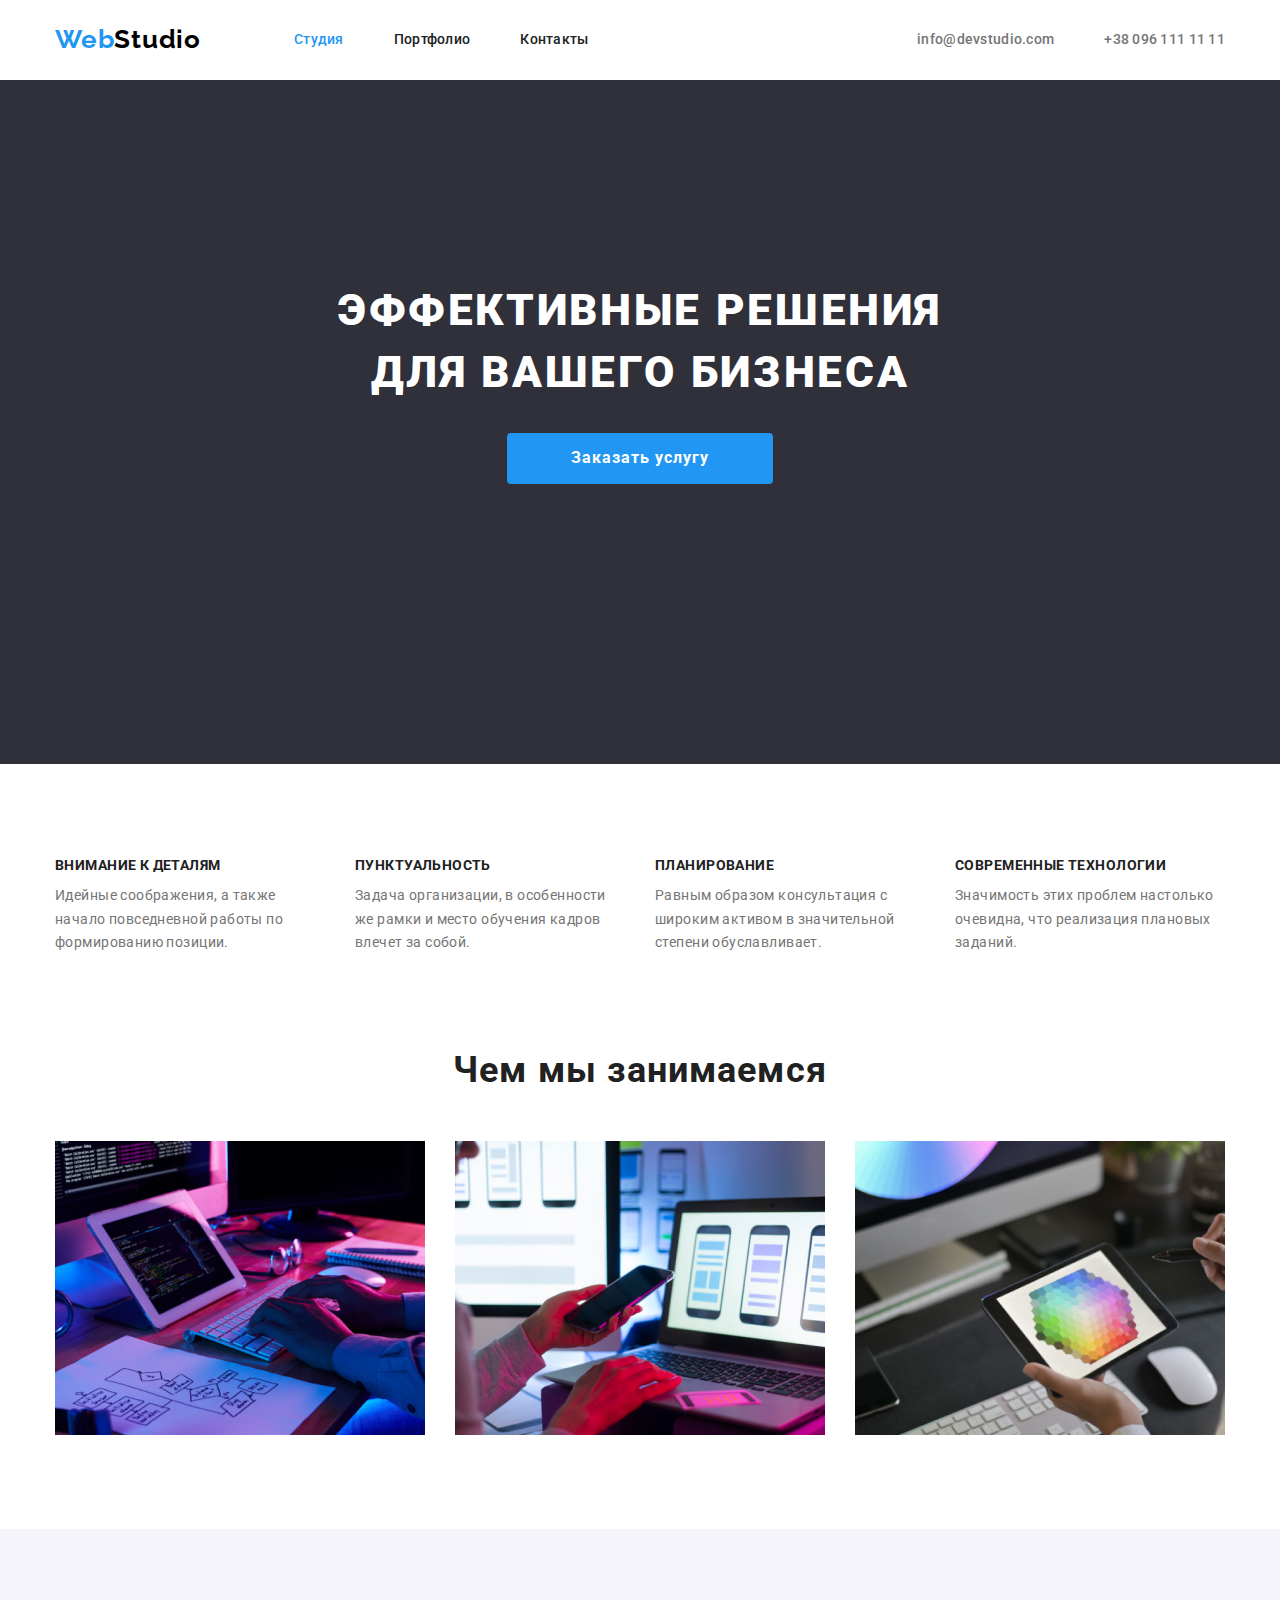
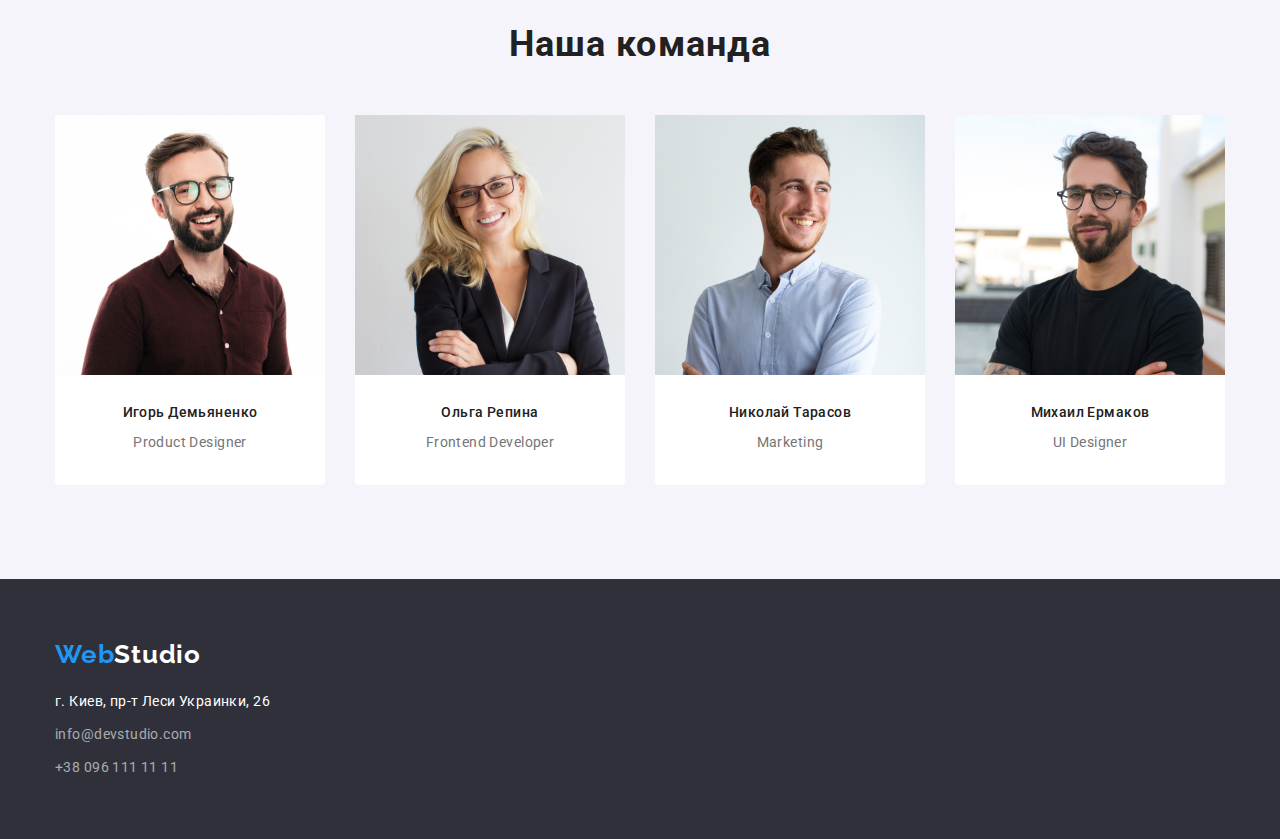
<file: index.html>
<!DOCTYPE html>
<html 
lang="ru">
<head>
<meta http-equiv="Content-Type" content="text/html;charset=UTF-8">
<title>WebStudio</title>
<link rel="stylesheet" href="https://cdnjs.cloudflare.com/ajax/libs/modern-normalize/1.0.0/modern-normalize.min.css">
<link rel="preconnect" href="https://fonts.gstatic.com">
<link href="https://fonts.googleapis.com/css2?family=Raleway:wght@700&family=Roboto:wght@400;500;700;900&display=swap" rel="stylesheet">
<link rel="stylesheet" href="./css/styles.css">      
</head>
    <body>
            <!-- Шапка сайта -->
            <header class="container">
                <div class="site-navigation">
                    <nav>
                    <div class="logo-container">
                            <a class="logo link" href="./index.html">
                                <p><span class="logo-part">Web</span>Studio</p>
                            </a>
                            <ul class="nav-container">
                                <li class="send"><a class="site-nav link current" href="#">Студия</a></li>
                                <li class="send"><a class="site-nav link" href="./portfolio.html">Портфолио</a></li>
                                <li class="send"><a class="site-nav link" href="#">Контакты</a></li>
                            </ul>
                        </div>
                    </nav>
                    <div class="site-contacts">
                        <ul class="auth-nav">
                            <li class="send"><a class="link" href="mailto:info@devstudio.com">info@devstudio.com</a></li>
                             <li class="send"><a class="link" href="tel:+380961111111">+38 096 111 11 11</a></li>
                        </ul>
                    </div>
                </div>
            </header>
            <main class="main">
                <!--Герой-->
                    <section class="hero"> 
                        <div class="container">
                        <h1 class="hero-title">Эффективные решения для вашего бизнеса</h1>
                        <button class="primary-button"><span class="primary-button">Заказать услугу</span></button>
                        </div>
                    </section>
                <!--Особенности-->
                    <section class="section-features">
                        <div class="container">
                            <h2 class="section-title about"><span class="hidden">Особенности</span></h2>
                            <ul class="features-list">
                                <li class="item">
                                    <h3 class="title">Внимание к деталям</h3>
                                    <p class="text">Идейные соображения, а также начало повседневной работы по формированию позиции.</p>
                                </li>
                                <li class="item">
                                    <h3 class="title">Пунктуальность</h3>
                                    <p class="text">Задача организации, в особенности же рамки и место обучения кадров влечет за собой.</p>
                                </li>
                                <li class="item">
                                    <h3 class="title">Планирование</h3>
                                    <p class="text">Равным образом консультация с широким активом в значительной степени обуславливает.</p>
                                </li>
                                <li class="item">
                                    <h3 class="title">Современные технологии</h3>
                                    <p class="text">Значимость этих проблем настолько очевидна, что реализация плановых заданий.</p>
                                </li>
                            </ul>
                        </div>
                    </section>
                <!--Чем мы занимаемся-->
                    <section class="section-works">
                        <div class="container">
                        <h2 class="section-title">Чем мы занимаемся</h2>
                        <ul class="features-list">
                            <li class="item">
                                <a class="link" href="#">
                                    <img class="image" src="./images/box1.jpg" alt="рабочее место" width="370" height="294"></a>
                            </li>
                            <li class="item">
                                <a class="link" href="#">
                                    <img class="image" src="./images/box2.jpg" alt="работа за ноутбуком" width="370" height="294"></a>
                            </li>
                            <li class="item">
                                <a class="link" href="#">
                                    <img class="image" src="./images/box3.jpg" alt="планшет в руке" width="370" height="294"></a>
                            </li>
                        </ul>
                        </div>
                    </section>
                <!--Наша команда-->
                    <section class="section-holder">
                        <div class="container">
                            <h2 class="section-title">Наша команда</h2>
                             <div class="team">
                                <ul class="features-box">
                                    <li class="item">
                                        <img class="image" src="./images/img1.jpg" alt="Фото дизайнера" width="270" height="260">
                                        <h3 class="title">Игорь Демьяненко</h3>
                                        <p>Product Designer</p>
                                    </li>
                                     <li class="item">
                                        <img class="image" src="./images/img2.jpg" alt="Фото разработчика" width="270" height="260">
                                        <h3 class="title">Ольга Репина</h3>
                                        <p>Frontend Developer</p>
                                     </li>
                                     <li class="item">
                                        <img class="image" src="./images/img3.jpg" alt="Фото маркетолога" width="270" height="260">
                                        <h3 class="title">Николай Тарасов</h3>
                                        <p>Marketing</p>
                                     </li>
                                     <li class="item">
                                        <img class="image" src="./images/img4.jpg" alt="Фото UI дизайнера" width="270" height="260">
                                        <h3 class="title">Михаил Ермаков</h3>
                                        <p>UI Designer</p>
                                    </li>
                                </ul>
                            </div>
                        </div>
                    </section>
            </main>
            <!-- Футер -->
            <footer class="footer">
                <div class="footer-container container">
                    <div class="logo-container">
                        <a class="link" href="./index.html">
                            <p class="logo-sub"><span class="logo-part">Web</span>Studio</p>
                        </a>
                    </div>
                    <address class="address-container">
                        <p class="address-text">г. Киев, пр-т Леси Украинки, 26</p>
                    </address>
                    <ul class="items">
                        <li class="footer-link"><a class="item" href="mailto:info@devstudio.com">info@devstudio.com</a></li>
                        <li class="footer-link"><a class="item" href="tel:+380961111111">+38 096 111 11 11</a></li>
                    </ul>
                </div>
            </footer>
                
    </body>
</html>
</file>
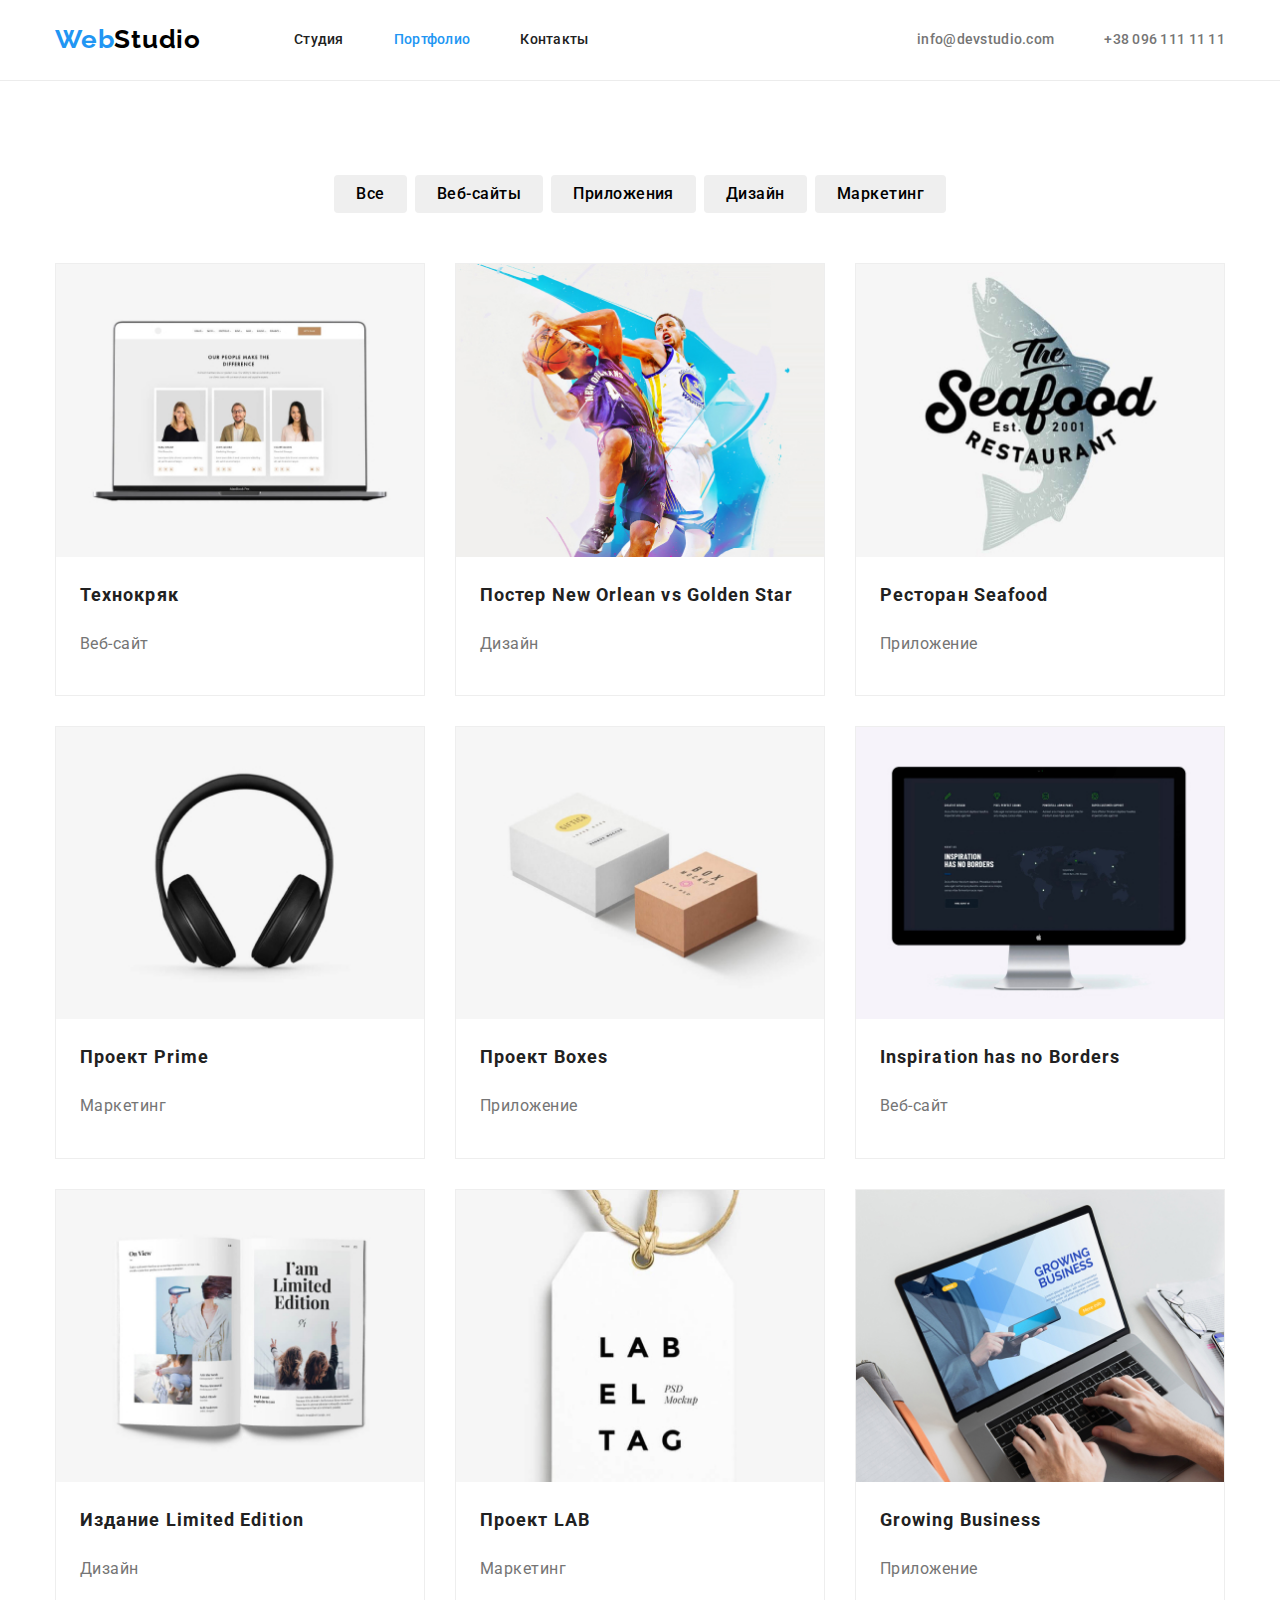
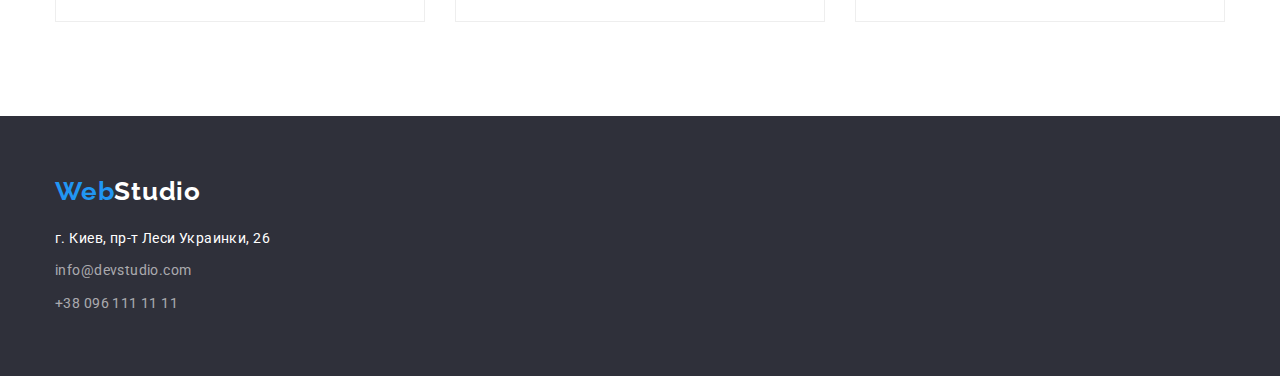
<file: portfolio.html>
<!DOCTYPE html>
<html lang="ru">
<head>
    <meta http-equiv="Content-Type" content="text/html;charset=UTF-8">
    <title>Portfolio</title>
    <link rel="stylesheet" href="https://cdnjs.cloudflare.com/ajax/libs/modern-normalize/1.0.0/modern-normalize.min.css">
    <link rel="preconnect" href="https://fonts.gstatic.com">
    <link href="https://fonts.googleapis.com/css2?family=Raleway:wght@700&family=Roboto:wght@400;500;700;900&display=swap" rel="stylesheet">
    <link rel="stylesheet" href="./css/styles.css">
</head>
    <body>
        <!--Шапка сайта-->
        <header class="head-max">
            <div class="site-navigation container">
                <nav>
                    <div class="logo-container">
                        <a class="logo link" href="./index.html">
                            <p><span class="logo-part">Web</span>Studio</p>
                        </a>
                        <ul class="nav-container">
                            <li class="send"><a class="site-nav link " href="./index.html">Студия</a></li>
                            <li class="send"><a class="site-nav link current" href="#">Портфолио</a></li>
                            <li class="send"><a class="site-nav link" href="#">Контакты</a></li>
                        </ul>
                    </div>
                </nav>
                <div class="site-contacts">
                    <ul class="auth-nav">
                        <li class="send"><a class="link" href="mailto:info@devstudio.com">info@devstudio.com</a></li>
                        <li class="send"><a class="link" href="tel:+380961111111">+38 096 111 11 11</a></li>
                    </ul>
                </div>
            </div>
        </header>
        <!-- Уникальный контент -->
        <main class="main-content">
            <section class ="primary-filter">
                <div class="container">
                    <h1><span class="hidden">Фильтр работ</span></h1>
                        <ul class="filter">
                            <li class="filter-list"><button class="button" type="button">Все</button></li>
                            <li class="filter-list"><button class="button" type="button">Веб-сайты</button></li>
                            <li class="filter-list"><button class="button" type="button">Приложения</button></li>
                            <li class="filter-list"><button class="button" type="button">Дизайн</button></li>
                            <li class="filter-list"><button class="button" type="button">Маркетинг</button></li>
                        </ul>
                    <!-- <div class="main-box"></div> -->
                        <ul class="main-items">
                            <li class="item">
                                <a class="link" href="#">
                                    <img class="picture" src="./images/img5.jpg" alt="ноутбук" width="370" height="294">
                                    <div class="filter-section">
                                        <h2 class="item-title">Технокряк</h2>
                                        <p class="description">Веб-сайт</p>
                                    </div>
                                </a>
                            </li>
                            <li class="item">
                                <a class="link" href="#">
                                    <img class="picture" src="./images/img6.jpg" alt="два баскетболиста" width="370" height="294">
                                    <div class="filter-section">
                                        <h2 class="item-title">Постер New Orlean vs Golden Star</h2>
                                        <p class="description">Дизайн</p>
                                    </div>
                                </a>
                            </li>
                            <li class="item">
                                <a class="link" href="#">
                                    <img class="picture" src="./images/img7.jpg" alt="название ресторана" width="370" height="294">
                                    <div class="filter-section">
                                        <h2 class="item-title">Ресторан Seafood </h2>
                                        <p class="description">Приложение</p>
                                    </div>
                                </a>
                            </li>
                            <li class="item">
                                <a class="link" href="#">
                                    <img class="picture" src="./images/img8.jpg" alt="наушники" width="370" height="294">
                                    <div class="filter-section">
                                        <h2 class="item-title">Проект Prime</h2>
                                        <p class="description">Маркетинг</p>
                                    </div>
                                </a>
                            </li>
                            <li class="item">
                                <a class="link" href="#">
                                    <img class="picture" src="./images/img9.jpg" alt="две коробки" width="370" height="294">
                                    <div class="filter-section">
                                        <h2 class="item-title">Проект Boxes</h2>
                                        <p class="description">Приложение</p>
                                    </div>
                                </a>
                            </li>
                            <li class="item">
                                <a class="link" href="#">
                                    <img class="picture" src="./images/img10.jpg" alt="монитор" width="370" height="294">
                                    <div class="filter-section">
                                        <h2 class="item-title">Inspiration has no Borders</h2>
                                        <p class="description">Веб-сайт</p>
                                    </div>
                                </a>
                            </li>
                            <li class="item">
                                <a class="link" href="#">
                                    <img class="picture" src="./images/img11.jpg" alt="журнал" width="370" height="294">
                                    <div class="filter-section">
                                        <h2 class="item-title">Издание Limited Edition</h2>
                                        <p class="description">Дизайн</p>
                                    </div>
                                </a>
                            </li>
                            <li class="item">
                                <a class="link" href="#">
                                    <img class="picture" src="./images/img12.jpg" alt="бирка" width="370" height="294">
                                    <div class="filter-section">
                                        <h2 class="item-title">Проект LAB</h2>
                                        <p class="description">Маркетинг</p>
                                    </div>
                                </a>
                            </li>
                            <li class="item">
                                <a class="link" href="#">
                                    <img class="picture" src="./images/img13.jpg" alt="работа за ноутбуком" width="370" height="294">
                                    <div class="filter-section">
                                        <h2 class="item-title">Growing Business</h2>
                                        <p class="description">Приложение</p>
                                    </div>
                                </a>
                            </li>
                        </ul>
                </div>
            </section>
        </main>
        <!-- Футер -->
        <footer class="footer">
            <div class="footer-container container">
                <div class="logo-container">
                    <a class="link" href="./index.html">
                        <p class="logo-sub"><span class="logo-part">Web</span>Studio</p>
                    </a>
                </div>
                <address class="address-container">
                    <p class="address-text">г. Киев, пр-т Леси Украинки, 26</p>
                </address>
                <ul class="items">
                    <li class="footer-link"><a class="item" href="mailto:info@devstudio.com">info@devstudio.com</a></li>
                    <li class="footer-link"><a class="item" href="tel:+380961111111">+38 096 111 11 11</a></li>
                </ul>
            </div>
        </footer>
    </body>
</html>
</file>
<file: css/styles.css>
h1,
h2,
h3,
h4,
h5,
h6 {
  margin: 0;
}
*,
*::before,
*::after {
  box-sizing: border-box;
}
:root {
  --primary-text-color: #757575;
  --second-text-color: #ffffff;
  --title-text-color: #212121;
  --accent-color: #2196f3;
  --primary-bg-color: #ffffff;
  --second-bg-color: #2f303a;
  --section-bg-color: #f5f4fa;
}

.container {
  margin-left: auto;
  margin-right: auto;
  width: 1200px;
  padding: 0px 15px;

  /* outline: 3px solid teal; */
}

/* Стили для index.html */

/* Header */

.site-contacts {
  margin-left: auto;
  align-items: center;
  display: flex;
}
.site-navigation {
  display: flex;
  justify-content: flex-start;
}

.nav-container {
  align-items: center;
  display: flex;
  margin-left: 93px;
}
.nav-container .send + .send {
  margin-left: 50px;
  margin-top: 32px;
  margin-bottom: 32px;
}

.auth-nav {
  display: flex;
  align-items: center;
}
.auth-nav .send {
  margin-top: 32px;
  margin-bottom: 32px;
}
.auth-nav .send + .send {
  margin-left: 50px;
  margin-top: 32px;
  margin-bottom: 32px;
}
.auth-nav .link:hover,
.auth-nav .link:focus {
  color: var(--accent-color);
}

.logo-container {
  align-items: center;
  display: flex;
}

.auth-nav .link {
  display: block;

  color: var(--primary-text-color);
  font-weight: 500;
  font-size: 14px;
  line-height: 1.14;
  letter-spacing: 0.02em;
}

body {
  margin: 0;
  font-family: 'Raleway', sans-serif;
  font-family: 'Roboto', sans-serif;
  background-color: var(--primary-bg-color);
  color: var(--primary-text-color);
  font-style: normal;
  font-weight: 400;
  font-size: 14px;
  line-height: 1.7;
  letter-spacing: 0.03em;
}
ul {
  padding: 0;
  margin: 0;
  list-style: none;
}
.link {
  text-decoration: none;
}

/* logo */
.logo-container > .logo {
  align-items: center;
  margin-top: 24px;
  margin-bottom: 25px;
}
.logo-container p {
  margin: 0;
}
.logo {
  font-family: Raleway;
  font-weight: 700;
  font-size: 26px;
  line-height: 1.2;
  letter-spacing: 0.03em;
  color: #000000;
}
.logo-part {
  color: var(--accent-color);
}

/*Site-nav*/
.site-nav {
  display: flex;
  color: var(--title-text-color);
  font-weight: 500;
  font-size: 14px;
  line-height: 1.14;
  letter-spacing: 0.02em;
}
.site-nav.link:hover,
.site-nav.link:focus {
  color: var(--accent-color);
}
.site-nav.link.current {
  color: var(--accent-color);
}
/* Hero */
.hero-container {
}
.hero {
  padding-bottom: 280px;
  padding-top: 200px;
  background-color: var(--second-bg-color);
  align-items: center;
  text-align: center;
}
.hero-title {
  display: block;
  width: 696px;
  margin: auto;
  margin-bottom: 30px;

  color: var(--second-text-color);
  font-weight: 900;
  font-size: 44px;
  line-height: 1.4;
  text-align: center;
  letter-spacing: 0.06em;
  text-transform: uppercase;
}
/* Button */
.primary-button {
  padding: 10px 32px;
  border-radius: 4px;
  border: none;
  min-width: 200px;

  background-color: var(--accent-color);
  color: var(--second-text-color);
  font-weight: 700;
  font-size: 16px;
  line-height: 1.9;
  letter-spacing: 0.06em;
  outline: transparent;
  cursor: pointer;
}

/* Sections */
.hidden {
  position: absolute;
  clip: rect(0 0 0 0);
  width: 1px;
  height: 1px;
  margin: -1px;
}
.holder-container {
}

.section-holder {
  padding: 94px 0px;
  background-color: var(--section-bg-color);
}
.section-works {
  padding-bottom: 94px;
}
.section-features {
  padding-bottom: 94px;
  padding-top: 94px;
}
.container > .about {
  margin-bottom: 0px;
}
.section-title {
  margin-bottom: 50px;
  color: var(--title-text-color);
  font-weight: 700;
  font-size: 36px;
  line-height: 1.17;
  text-align: center;
  letter-spacing: 0.03em;
}
/* Features */
.features-list .item + .item {
  margin-left: 30px;
}
.features-list {
  display: flex;
  justify-content: space-between;
}
.image {
  display: block;
}
.features-container {
  margin-bottom: 94px;
}
.features-list p {
  width: 270px;
  margin: 0;
}
.features-list .title {
  margin-bottom: 10px;
  color: var(--title-text-color);
  font-weight: 700;
  font-size: 14px;
  line-height: 1.14;
  letter-spacing: 0.03em;
  text-transform: uppercase;
}
.features-box .item + .item {
  margin-left: 30px;
}
.features-box {
  display: flex;
}
.features-box p {
  margin: 0;
}
.features-box li {
  border-radius: 0px 0px 4px 4px;
  background-color: var(--second-text-color);
  width: 270px;
  text-align: center;
}
.features-box .image {
  margin-bottom: 30px;
}
.team p {
  margin-bottom: 30px;
}
.features-box .title {
  margin-bottom: 10px;
  color: var(--title-text-color);
  font-weight: 500;
  font-size: 14px;
  line-height: 1.14;
  letter-spacing: 0.03em;
}
/* Footer */
.footer-container {
  align-items: center;
  justify-content: flex-start;
  background-color: var(--second-bg-color);
}
.footer-container .item + .item {
  margin-bottom: 9px;
}
.logo-container .logo-sub {
  margin-bottom: 20px;
}
.items .footer-link:first-child {
  margin-bottom: 9px;
}
/* .items .footer-link:last-child {
  padding-bottom: 60px;
} */

.footer {
  padding-bottom: 60px;
  padding-top: 60px;

  background-color: var(--second-bg-color);
}
.footer .item {
  color: rgba(255, 255, 255, 0.6);
  text-decoration: none;
  font-weight: 400;
  font-size: 14px;
  line-height: 1.7;
  letter-spacing: 0.03em;
}

.logo-sub {
  justify-content: flex-start;
  color: var(--second-text-color);
  font-family: Raleway;
  font-weight: 700;
  font-size: 26px;
  line-height: 1.19;
  letter-spacing: 0.03em;
}
.address-container {
  margin-bottom: 9px;
}
.address-container p {
  margin: 0;
}
.address-text {
  color: var(--second-text-color);
  font-style: normal;
  font-weight: 400;
  font-size: 14px;
  line-height: 1.7;
  letter-spacing: 0.03em;
}
/*Стили для portfolio.html */
/* Line Header */
.head-max {
  border-bottom: 1px solid #ececec;
}
/*Стили для portfolio.html */
.primary-filter {
  padding: 94px 0px;
}
.main-items {
  display: flex;
  flex-wrap: wrap;
}
.main-items .item:nth-last-child(-n + 3) {
  margin-bottom: 0px;
}
.main-items .item:nth-child(3n) {
  margin-right: 0px;
}
.main-items .item {
  margin-bottom: 30px;
  margin-right: 30px;
  background-color: var(--primary-bg-color);
  border: 1px solid #eeeeee;
  width: 370px;
}
.filter {
  justify-content: center;
  display: flex;
  padding-bottom: 50px;
}
.filter-list + .filter-list {
  margin-left: 8px;
}
.filter-list {
  font-weight: 500;
  font-size: 16px;
  line-height: 1.6;
}
.main-content {
  font-weight: 400;
  font-size: 16px;
  line-height: 1.9;
  letter-spacing: 0.03em;
}
.item-title {
  color: var(--title-text-color);
  font-weight: 700;
  font-size: 18px;
  line-height: 2;
  letter-spacing: 0.06em;
}
.item > .link {
  display: block;
}
.picture {
  display: block;
  max-width: 100%;
  height: auto;
}
.main-items .link {
  max-width: 100%;
  height: auto;
  display: block;
  color: var(--primary-text-color);
}
.filter-section {
  padding: 20px 24px;
}

/* Button */
.filter-list > .button:hover,
.filter-list > .button:focus {
  color: var(--second-text-color);
  background-color: var(--accent-color);
  cursor: pointer;
}
.filter-list > .button {
  padding: 6px 22px;
  border-radius: 4px;
  border: none;
  min-width: 73px;
  height: 38px;
  font-weight: 500;
  font-size: 16px;
  line-height: 1.6;
  text-align: center;
  letter-spacing: 0.03em;
  outline: transparent;
}
</file>
